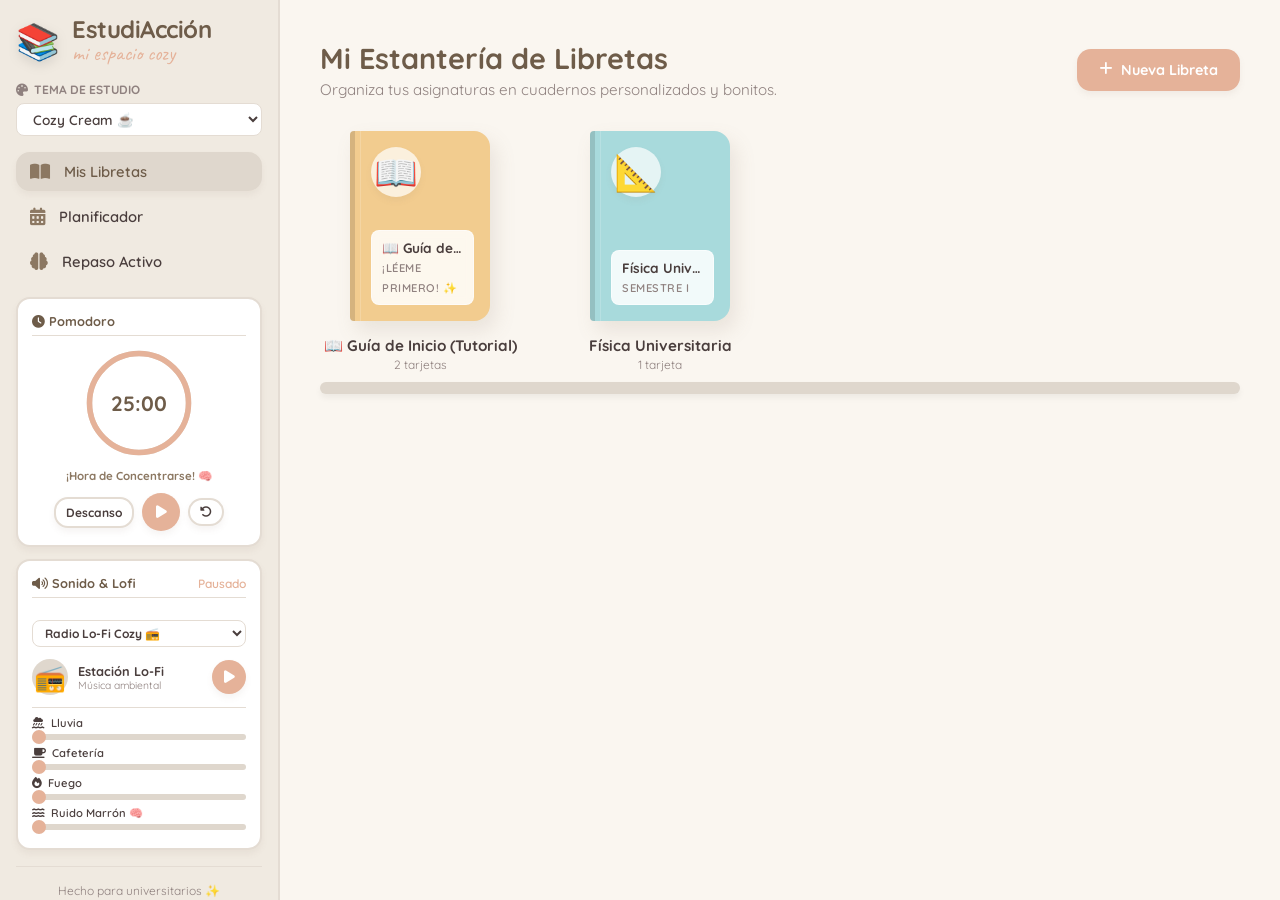
<file: pwa_completo/index.html>
<!DOCTYPE html>
<html lang="es">
<head>
  <meta charset="UTF-8">
  <meta name="viewport" content="width=device-width, initial-scale=1.0">
  <title>EstudiAcción | Tu Espacio Universitario Cozy</title>
  <!-- SEO & Icons -->
  <meta name="description" content="La fusión perfecta de Notion y Kilonotes optimizada para estudiantes. Organiza tus materias, toma apuntes a mano o con teclado, crea flashcards con active recall y relájate con lofi.">
  <link rel="icon" type="image/svg+xml" href="data:image/svg+xml,<svg xmlns=%22http://www.w3.org/2000/svg%22 viewBox=%220 0 100 100%22><text y=%22.9em%22 font-size=%2290%22>📚</text></svg>">
  <!-- Fonts -->
  <link rel="preconnect" href="https://fonts.googleapis.com">
  <link rel="preconnect" href="https://fonts.gstatic.com" crossorigin>
  <link href="https://fonts.googleapis.com/css2?family=Quicksand:wght@400;500;600;700&family=Caveat:wght@600;700&family=Outfit:wght@300;400;500;600;700&display=swap" rel="stylesheet">
  <!-- FontAwesome for Premium Icons -->
  <link rel="stylesheet" href="https://cdnjs.cloudflare.com/ajax/libs/font-awesome/6.4.0/css/all.min.css">
  <!-- Local Stylesheets -->
  <link rel="stylesheet" href="style.css">
  <link rel="manifest" href="manifest.json">
</head>
<body class="cozy-theme">

  <!-- MAIN WRAPPER -->
  <div class="app-container">
    
    <!-- SIDEBAR NAVIGATION -->
    <aside class="app-sidebar" id="app-sidebar">
      <div class="sidebar-header">
        <div class="sidebar-header-row" style="display: flex; justify-content: space-between; align-items: center; width: 100%;">
          <div class="app-logo">
            <span class="logo-emoji">📚</span>
            <div class="logo-text">
              <h1>EstudiAcción</h1>
              <span class="logo-subtitle">mi espacio cozy</span>
            </div>
          </div>
          <button class="sidebar-close-btn" id="btn-sidebar-close" aria-label="Cerrar menú" style="display: none; background: transparent; border: none; font-size: 1.5rem; cursor: pointer; color: var(--color-text-muted);">
            <i class="fa-solid fa-xmark"></i>
          </button>
        </div>
        <!-- Theme Switcher -->
        <div class="theme-switcher-wrapper" style="margin-top: 16px;">
          <label style="font-size: 0.75rem; font-weight: 700; color: var(--color-text-muted); display: flex; align-items: center; gap: 6px; margin-bottom: 6px;">
            <i class="fa-solid fa-palette"></i> TEMA DE ESTUDIO
          </label>
          <select id="app-theme-select" class="cozy-select" style="width: 100%;">
            <option value="cozy">Cozy Cream ☕</option>
            <option value="dark">Cyber Dark 🌌</option>
            <option value="brutalist">Neo-Brutalist 🎨</option>
          </select>
        </div>
      </div>

      <nav class="sidebar-menu">
        <button class="menu-item active" data-tab="bookshelf-tab" id="btn-tab-bookshelf">
          <i class="fa-solid fa-book-open menu-icon"></i>
          <span>Mis Libretas</span>
        </button>
        <button class="menu-item" data-tab="planner-tab" id="btn-tab-planner">
          <i class="fa-solid fa-calendar-days menu-icon"></i>
          <span>Planificador</span>
        </button>
        <button class="menu-item" data-tab="flashcards-tab" id="btn-tab-flashcards">
          <i class="fa-solid fa-brain menu-icon"></i>
          <span>Repaso Activo</span>
        </button>
      </nav>

      <!-- Sidebar Widgets Section -->
      <div class="sidebar-widgets">
        
        <!-- FULL POMODORO WIDGET (DOCK IN SIDEBAR) -->
        <div class="sidebar-full-widget pomodoro-widget" id="sidebar-pomo-widget">
          <div class="widget-header">
            <span><i class="fa-solid fa-clock"></i> Pomodoro</span>
          </div>
          <div class="pomo-body">
            <!-- Circular Progress Ring -->
            <div class="pomo-circle-container">
              <svg class="pomo-svg" viewBox="0 0 100 100">
                <circle class="pomo-circle-bg" cx="50" cy="50" r="45"></circle>
                <circle class="pomo-circle-progress" id="pomo-progress-ring" cx="50" cy="50" r="45"></circle>
              </svg>
              <div class="pomo-time-display" id="pomo-time-display">25:00</div>
            </div>

            <!-- Mode display label -->
            <span class="pomo-mode-label" id="pomo-mode-label">¡Hora de Concentrarse! 🧠</span>

            <!-- Controls -->
            <div class="pomo-controls">
              <button class="btn btn-secondary" id="btn-pomo-short-break" style="padding: 6px 10px; font-size: 0.75rem;">Descanso</button>
              <button class="btn btn-circle btn-primary" id="btn-pomo-toggle" style="width: 38px; height: 38px;">
                <i class="fa-solid fa-play"></i>
              </button>
              <button class="btn btn-secondary" id="btn-pomo-reset" style="padding: 6px 10px; font-size: 0.75rem;"><i class="fa-solid fa-rotate-left"></i></button>
            </div>
          </div>
        </div>

        <!-- FULL AUDIO MIXER PANEL (DOCK IN SIDEBAR) -->
        <div class="sidebar-full-widget" id="sidebar-audio-widget">
          <div class="widget-header">
            <span><i class="fa-solid fa-volume-high"></i> Sonido & Lofi</span>
            <span class="playing-status" id="lofi-status">Pausado</span>
          </div>
          <div class="widget-body" style="padding: 10px 0 0 0;">
            <!-- Station Selector dropdown -->
            <div style="margin-bottom: 12px;">
              <select id="audio-station-select" class="cozy-select" style="width: 100%; font-size: 0.75rem; padding: 4px 8px; font-weight: 700;">
                <option value="lofi">Radio Lo-Fi Cozy 📻</option>
                <option value="piano">Piano de Enfoque (Zen) 🎹</option>
                <option value="binaural">Ondas Binaurales (Alpha) 🧠</option>
              </select>
            </div>

            <!-- Lo-Fi player controls -->
            <div class="lofi-player-box" style="margin-bottom: 12px; gap: 10px;">
              <div class="lofi-disc-spinning" id="lofi-disc" style="width: 36px; height: 36px; font-size: 1.6rem;">📻</div>
              <div class="lofi-track-info" style="flex-grow: 1;">
                <h4 style="font-size: 0.8rem;">Estación Lo-Fi</h4>
                <p id="lofi-now-playing" style="font-size: 0.65rem;">Música ambiental</p>
              </div>
              <button class="btn btn-circle btn-primary" id="btn-global-lofi-toggle" style="width: 34px; height: 34px;">
                <i class="fa-solid fa-play"></i>
              </button>
            </div>

            <!-- Environment Synthesizer (Sliders) -->
            <div class="ambient-mixer" style="padding-top: 8px;">
              <div class="mixer-row" style="margin-bottom: 6px;">
                <label style="font-size: 0.7rem;"><i class="fa-solid fa-cloud-showers-water"></i> Lluvia</label>
                <input type="range" id="vol-rain" min="0" max="100" value="0" class="cozy-slider sound-mixer-slider">
              </div>
              
              <div class="mixer-row" style="margin-bottom: 6px;">
                <label style="font-size: 0.7rem;"><i class="fa-solid fa-mug-saucer"></i> Cafetería</label>
                <input type="range" id="vol-cafe" min="0" max="100" value="0" class="cozy-slider sound-mixer-slider">
              </div>

              <div class="mixer-row" style="margin-bottom: 6px;">
                <label style="font-size: 0.7rem;"><i class="fa-solid fa-fire"></i> Fuego</label>
                <input type="range" id="vol-fire" min="0" max="100" value="0" class="cozy-slider sound-mixer-slider">
              </div>

              <div class="mixer-row" style="margin-bottom: 4px;">
                <label style="font-size: 0.7rem;" title="Enmascaramiento sonoro: bloquea distracciones externas y silencia el diálogo interno"><i class="fa-solid fa-water"></i> Ruido Marrón 🧠</label>
                <input type="range" id="vol-brown" min="0" max="100" value="0" class="cozy-slider sound-mixer-slider">
              </div>
            </div>
          </div>
        </div>

      </div>

      <div class="sidebar-footer">
        <p>Hecho para universitarios ✨</p>
      </div>
    </aside>

    <!-- MAIN MAIN CONTENT CONTAINER -->
    <main class="app-main-content">
      
      <!-- Mobile Top Bar for toggling menu -->
      <div class="mobile-top-bar" style="display: none; align-items: center; gap: 16px; margin-bottom: 24px; padding-bottom: 16px; border-bottom: var(--cozy-border-width) solid var(--color-border);">
        <button class="mobile-toggle-btn" id="btn-sidebar-mobile-toggle" aria-label="Abrir menú" style="background: transparent; border: none; font-size: 1.5rem; cursor: pointer; color: var(--color-primary-dark);">
          <i class="fa-solid fa-bars"></i>
        </button>
        <span class="mobile-brand" style="font-size: 1.2rem; font-weight: 700; color: var(--color-primary-dark);">EstudiAcción 📚</span>
      </div>
      
      <!-- TAB: BOOKSHELF (📚 MIS LIBRETAS) -->
      <section id="bookshelf-tab" class="tab-panel active">
        <header class="tab-header">
          <div>
            <h2>Mi Estantería de Libretas</h2>
            <p class="section-desc">Organiza tus asignaturas en cuadernos personalizados y bonitos.</p>
          </div>
          <button class="btn btn-primary" id="btn-create-notebook">
            <i class="fa-solid fa-plus"></i> Nueva Libreta
          </button>
        </header>

        <!-- Bookshelf shelves container -->
        <div class="bookshelf-container" id="bookshelf-grid">
          <!-- Dinámicamente llenado por JS -->
        </div>
      </section>

      <!-- TAB: NOTEBOOK CANVAS VIEWER (🔍 VISUALIZADOR DE DIBUJO Y TEXTO) -->
      <section id="notebook-viewer-tab" class="tab-panel">
        <div class="notebook-viewer-header">
          <div class="viewer-left">
            <button class="btn btn-circle" id="btn-viewer-back" title="Volver a la Estantería">
              <i class="fa-solid fa-arrow-left"></i>
            </button>
            <div class="notebook-meta-edit">
              <input type="text" id="viewer-notebook-title" value="Título de Libreta" class="notebook-title-input">
              <span class="notebook-subject-tag" id="viewer-notebook-subject">Materia</span>
            </div>
          </div>

          <!-- Canvas & Editor Controls Toolbar -->
          <div class="canvas-toolbar">
            <!-- Tools -->
            <div class="toolbar-group">
              <button class="tool-btn" data-tool="pencil" id="tool-pencil" title="Lápiz">
                <i class="fa-solid fa-pen"></i>
              </button>
              <button class="tool-btn" data-tool="highlighter" id="tool-highlighter" title="Subrayador">
                <i class="fa-solid fa-highlighter"></i>
              </button>
              <button class="tool-btn" data-tool="eraser" id="tool-eraser" title="Borrador">
                <i class="fa-solid fa-eraser"></i>
              </button>
              <button class="tool-btn" data-tool="text" id="tool-text" title="Insertar Bloque de Texto (Haz clic en el papel)">
                <i class="fa-solid fa-font"></i>
              </button>
              <button class="tool-btn active" data-tool="hand" id="tool-hand" title="Mover Lienzo (Mano)">
                <i class="fa-solid fa-hand"></i>
              </button>
            </div>

            <!-- Customizer (Stroke size & Transparency) -->
            <div class="toolbar-group">
              <span class="tool-label">Trazo</span>
              <input type="range" id="canvas-stroke-width" min="2" max="24" value="4" class="cozy-slider">
              
              <!-- Color Palette picker (Pastel Colors) -->
              <div class="palette-colors">
                <button class="color-dot active" data-color="#4A4E69" style="background-color: #4A4E69;"></button>
                <button class="color-dot" data-color="#E07A5F" style="background-color: #E07A5F;"></button>
                <button class="color-dot" data-color="#81B29A" style="background-color: #81B29A;"></button>
                <button class="color-dot" data-color="#F2CC8F" style="background-color: #F2CC8F;"></button>
                <button class="color-dot" data-color="#9A8C98" style="background-color: #9A8C98;"></button>
                <button class="color-dot" data-color="#A8DADC" style="background-color: #A8DADC;"></button>
                <button class="color-dot" data-color="#E8AEB7" style="background-color: #E8AEB7;"></button>
              </div>
            </div>

            <!-- Paper styles -->
            <div class="toolbar-group">
              <span class="tool-label">Papel</span>
              <select id="canvas-paper-style" class="cozy-select">
                <option value="grid">Cuadrícula 📐</option>
                <option value="lines">Líneas 📝</option>
                <option value="blank">Liso 📄</option>
              </select>
            </div>

            <!-- Actions -->
            <div class="toolbar-group">
              <button class="btn btn-secondary btn-icon-only" id="btn-canvas-undo" title="Deshacer Trazo (Ctrl+Z)">
                <i class="fa-solid fa-rotate-left"></i>
              </button>
              <button class="btn btn-secondary btn-icon-only" id="btn-canvas-clear" title="Borrar Lienzo">
                <i class="fa-solid fa-trash-can"></i>
              </button>
              <button class="btn btn-secondary btn-icon-only" id="btn-canvas-upload-image" title="Añadir Imagen a Libreta">
                <i class="fa-regular fa-image"></i>
              </button>
              <button class="btn btn-secondary btn-icon-only" id="btn-canvas-take-photo" title="Tomar Foto con Cámara">
                <i class="fa-solid fa-camera"></i>
              </button>
              <input type="file" id="canvas-image-input" accept="image/*" style="display: none;">
              <button class="btn btn-secondary btn-icon-only" id="btn-canvas-download" title="Descargar como Imagen">
                <i class="fa-solid fa-download"></i>
              </button>
              <button class="btn btn-accent" id="btn-add-notebook-flashcard">
                <i class="fa-solid fa-lightbulb"></i> Añadir Tarjeta
              </button>
            </div>
          </div>
        </div>

        <!-- The Hybrid Editing Area -->
        <div class="hybrid-workspace-container">
          <div class="canvas-scroll-container">
            <div class="paper-canvas-wrapper" id="paper-workspace">
              <!-- Grid background is loaded dynamically based on select option -->
              <canvas id="paint-canvas" width="1200" height="1600"></canvas>
              <!-- Interactive Text blocks will be inserted here dynamically -->
            </div>
          </div>

          <!-- Active Notebook Sidebar (for quick Study Deck preview) -->
          <div class="notebook-study-sidebar">
            <div class="study-sidebar-header">
              <h3><i class="fa-solid fa-brain"></i> Tarjetas de esta Libreta</h3>
            </div>
            <div class="study-sidebar-list" id="notebook-flashcards-list">
              <!-- Dinámicamente cargados -->
            </div>
            <button class="btn btn-primary btn-block" id="btn-study-this-notebook">
              <i class="fa-solid fa-graduation-cap"></i> Repasar este cuaderno
            </button>
          </div>
        </div>
      </section>

      <!-- TAB: PLANNER (📅 PLANIFICADOR & CALENDARIO) -->
      <section id="planner-tab" class="tab-panel">
        <header class="tab-header">
          <div>
            <h2>Planificador Universitario</h2>
            <p class="section-desc">Gestiona tus exámenes, proyectos y tareas pendientes con colores personalizados.</p>
          </div>
          <button class="btn btn-primary" id="btn-add-event">
            <i class="fa-solid fa-calendar-plus"></i> Nueva Entrega
          </button>
        </header>

        <div class="planner-layout">
          <!-- Calendar Card -->
          <div class="planner-card calendar-card">
            <div class="calendar-controls">
              <button class="btn-calendar-nav" id="btn-prev-month"><i class="fa-solid fa-chevron-left"></i></button>
              <h3 id="calendar-month-year">Mayo 2026</h3>
              <button class="btn-calendar-nav" id="btn-next-month"><i class="fa-solid fa-chevron-right"></i></button>
            </div>
            <div class="calendar-grid">
              <div class="calendar-day-header">Dom</div>
              <div class="calendar-day-header">Lun</div>
              <div class="calendar-day-header">Mar</div>
              <div class="calendar-day-header">Mié</div>
              <div class="calendar-day-header">Jue</div>
              <div class="calendar-day-header">Vie</div>
              <div class="calendar-day-header">Sáb</div>
              <!-- Days will be inserted dynamically by JS -->
              <div class="calendar-days-container" id="calendar-days"></div>
            </div>
          </div>

          <!-- Pending Tasks List (Notion Style) -->
          <div class="planner-card tasks-card">
            <h3><i class="fa-solid fa-list-check"></i> Tareas y Entregas</h3>
            <div class="tasks-filter">
              <button class="filter-chip active" data-filter="all">Todas</button>
              <button class="filter-chip" data-filter="pending">Pendientes</button>
              <button class="filter-chip" data-filter="completed">Completadas</button>
            </div>
            <div class="tasks-list" id="planner-tasks-list">
              <!-- Dinámicamente cargados -->
            </div>
          </div>
        </div>
      </section>

      <!-- TAB: FLASHCARDS (🧠 REPASO ACTIVO) -->
      <section id="flashcards-tab" class="tab-panel">
        <header class="tab-header">
          <div>
            <h2>Repaso Activo e Inteligente</h2>
            <p class="section-desc">Estudia de forma eficiente con nuestro sistema de repetición espaciada.</p>
          </div>
        </header>

        <div class="flashcards-overview-layout" id="flashcards-welcome-view">
          <!-- Quick stats -->
          <div class="stats-grid">
            <div class="stat-card">
              <span class="stat-num" id="stat-total-cards">0</span>
              <span class="stat-label">Tarjetas Creadas</span>
            </div>
            <div class="stat-card">
              <span class="stat-num" id="stat-reviewed-cards">0</span>
              <span class="stat-label">Tarjetas Repasadas</span>
            </div>
            <div class="stat-card">
              <span class="stat-num" id="stat-easy-cards">0</span>
              <span class="stat-label">Aprendidas al 100%</span>
            </div>
          </div>

          <div class="deck-selector-section">
            <h3>Selecciona una libreta para repasar</h3>
            <div class="deck-grid" id="deck-select-grid">
              <!-- Dinámicamente cargadas -->
            </div>
          </div>
        </div>

        <!-- Study Session Dashboard (Hidden by default) -->
        <div class="study-session-container hidden" id="study-session-view">
          <div class="study-session-header">
            <button class="btn btn-secondary" id="btn-exit-study">
              <i class="fa-solid fa-xmark"></i> Salir del Repaso
            </button>
            <div class="study-progress-bar-wrapper">
              <div class="study-progress-bar" id="study-progress-indicator" style="width: 0%;"></div>
            </div>
            <span class="study-count-display" id="study-index-display">1 de 10</span>
          </div>

          <!-- THE 3D FLIPPING CARD COMPONENT -->
          <div class="study-card-wrapper">
            <div class="flashcard-3d" id="interactive-flashcard">
              <!-- Front of the Card -->
              <div class="card-face card-front">
                <span class="card-hint-badge"><i class="fa-regular fa-circle-question"></i> PREGUNTA</span>
                <div class="card-text-content" id="card-front-text">¿Cómo funciona la fotosíntesis?</div>
                <p class="card-action-hint">Haz clic en la tarjeta para voltearla ✨</p>
              </div>
              <!-- Back of the Card -->
              <div class="card-face card-back">
                <span class="card-hint-badge"><i class="fa-regular fa-circle-check"></i> RESPUESTA</span>
                <div class="card-text-content" id="card-back-text">Es el proceso por el cual las plantas convierten la luz solar en energía química, usando dióxido de carbono y agua.</div>
                <p class="card-action-hint">Haz clic para volver a ver la pregunta</p>
              </div>
            </div>
          </div>

          <!-- Study Ratings Controls -->
          <div class="study-rating-controls hidden" id="study-rating-buttons">
            <p class="rating-instructions">¿Qué tan bien recordaste esta tarjeta?</p>
            <div class="rating-btn-row">
              <button class="btn btn-danger btn-rating" data-difficulty="hard">
                <i class="fa-solid fa-face-frown"></i> Difícil <small>(Pronto)</small>
              </button>
              <button class="btn btn-warning btn-rating" data-difficulty="medium">
                <i class="fa-solid fa-face-meh"></i> Regular <small>(Medio)</small>
              </button>
              <button class="btn btn-success btn-rating" data-difficulty="easy">
                <i class="fa-solid fa-face-smile"></i> Fácil <small>(Guardado)</small>
              </button>
            </div>
          </div>

          <div class="click-to-reveal-prompt" id="click-to-reveal-prompt">
            <button class="btn btn-accent btn-large" id="btn-reveal-card">
              <i class="fa-solid fa-eye"></i> Revelar Respuesta
            </button>
          </div>
        </div>
      </section>

    </main>
  </div>



  <!-- MODALS -->

  <!-- Modal: Crear Libreta -->
  <div class="cozy-modal-overlay hidden" id="modal-create-notebook">
    <div class="cozy-modal">
      <div class="modal-header">
        <h3>Crear Nueva Libreta 📚</h3>
        <button class="modal-close-btn" id="btn-close-notebook-modal">&times;</button>
      </div>
      <div class="modal-body">
        <div class="input-group">
          <label for="notebook-name">Título de la Libreta</label>
          <input type="text" id="notebook-name" placeholder="Ej: Física II, Cálculo, Historia..." class="cozy-input">
        </div>

        <div class="input-group">
          <label for="notebook-subject">Materia / Categoría</label>
          <input type="text" id="notebook-subject" placeholder="Ej: Semestre II, Universidad..." class="cozy-input">
        </div>

        <div class="input-group">
          <label>Portada y Estilo Pastel</label>
          <div class="cover-palettes">
            <button class="cover-selector-btn active" data-color="#E8AEB7" style="background-color: #E8AEB7;" title="Pastel Rosa"></button>
            <button class="cover-selector-btn" data-color="#A8DADC" style="background-color: #A8DADC;" title="Pastel Celeste"></button>
            <button class="cover-selector-btn" data-color="#F4F1DE" style="background-color: #F4F1DE;" title="Crema Vintage"></button>
            <button class="cover-selector-btn" data-color="#F2CC8F" style="background-color: #F2CC8F;" title="Pastel Arena"></button>
            <button class="cover-selector-btn" data-color="#81B29A" style="background-color: #81B29A;" title="Pastel Menta"></button>
            <button class="cover-selector-btn" data-color="#D6CFC7" style="background-color: #D6CFC7;" title="Gris Lofi"></button>
          </div>
        </div>

        <div class="input-group">
          <label>Ícono de Portada</label>
          <div class="cover-icons-list">
            <button class="icon-selector-btn active" data-icon="📝">📝</button>
            <button class="icon-selector-btn" data-icon="📐" title="Ciencias Matemáticas / Geometría">📐</button>
            <button class="icon-selector-btn" data-icon="🧪" title="Ciencias / Química">🧪</button>
            <button class="icon-selector-btn" data-icon="💻" title="Ingeniería de Sistemas / Computación">💻</button>
            <button class="icon-selector-btn" data-icon="🎨" title="Artes / Diseño">🎨</button>
            <button class="icon-selector-btn" data-icon="📊" title="Ciencias Financieras / Estadística">📊</button>
            <button class="icon-selector-btn" data-icon="⚖️" title="Derecho / Ciencias Sociales">⚖️</button>
            <button class="icon-selector-btn" data-icon="🧬" title="Ciencias Médicas / Biología">🧬</button>
            <!-- Humanidades -->
            <button class="icon-selector-btn" data-icon="🏛️" title="Humanidades / Filosofía / Derecho">🏛️</button>
            <button class="icon-selector-btn" data-icon="🎭" title="Humanidades / Artes / Teatro">🎭</button>
            <button class="icon-selector-btn" data-icon="📜" title="Humanidades / Historia / Literatura">📜</button>
            <!-- Ciencias Sociales -->
            <button class="icon-selector-btn" data-icon="🌍" title="Ciencias Sociales / Geografía">🌍</button>
            <button class="icon-selector-btn" data-icon="👥" title="Ciencias Sociales / Psicología / Sociología">👥</button>
            <button class="icon-selector-btn" data-icon="🧭" title="Ciencias Sociales / Antropología / Brújula">🧭</button>
            <!-- Ciencias Médicas -->
            <button class="icon-selector-btn" data-icon="🩺" title="Ciencias Médicas / Medicina / Enfermería">🩺</button>
            <button class="icon-selector-btn" data-icon="💊" title="Ciencias Médicas / Farmacia / Farmacología">💊</button>
            <!-- Ciencias Financieras -->
            <button class="icon-selector-btn" data-icon="📈" title="Ciencias Financieras / Economía / Negocios">📈</button>
            <button class="icon-selector-btn" data-icon="💰" title="Ciencias Financieras / Finanzas / Bolsa de dinero">💰</button>
            <!-- Ciencias Matemáticas -->
            <button class="icon-selector-btn" data-icon="🧮" title="Ciencias Matemáticas / Álgebra / Contabilidad">🧮</button>
            <button class="icon-selector-btn" data-icon="♾️" title="Ciencias Matemáticas / Cálculo / Infinito">♾️</button>
            <!-- Arquitectura -->
            <button class="icon-selector-btn" data-icon="🏗️" title="Arquitectura / Construcción / Civil">🏗️</button>
            <button class="icon-selector-btn" data-icon="🏢" title="Arquitectura / Edificación / Urbanismo">🏢</button>
            <!-- Ingenierías -->
            <button class="icon-selector-btn" data-icon="⚙️" title="Ingeniería Mecánica / Industrial">⚙️</button>
            <button class="icon-selector-btn" data-icon="🤖" title="Ingeniería Mecatrónica / Sistemas / Inteligencia Artificial">🤖</button>
            <button class="icon-selector-btn" data-icon="🔌" title="Ingeniería Eléctrica / Electrónica">🔌</button>
            <button class="icon-selector-btn" data-icon="📚" title="General">📚</button>
          </div>
        </div>
      </div>
      <div class="modal-footer">
        <button class="btn btn-secondary" id="btn-cancel-notebook-modal">Cancelar</button>
        <button class="btn btn-primary" id="btn-confirm-create-notebook">Crear Libreta</button>
      </div>
    </div>
  </div>

  <!-- Modal: Crear Flashcard (Tarjeta) -->
  <div class="cozy-modal-overlay hidden" id="modal-create-flashcard">
    <div class="cozy-modal">
      <div class="modal-header">
        <h3>Añadir Tarjeta de Repaso 🧠</h3>
        <button class="modal-close-btn" id="btn-close-flashcard-modal">&times;</button>
      </div>
      <div class="modal-body">
        <p class="modal-hint">Las tarjetas de estudio son específicas para cada libreta y te ayudan a retener conceptos.</p>
        <div class="input-group">
          <label for="flashcard-front">Pregunta / Concepto (Frente)</label>
          <textarea id="flashcard-front" placeholder="¿Qué es...? o ¿Cuál es la fórmula de...?" class="cozy-textarea" rows="3"></textarea>
        </div>
        <div class="input-group">
          <label for="flashcard-back">Respuesta / Explicación (Atrás)</label>
          <textarea id="flashcard-back" placeholder="Es..." class="cozy-textarea" rows="3"></textarea>
        </div>
      </div>
      <div class="modal-footer">
        <button class="btn btn-secondary" id="btn-cancel-flashcard-modal">Cancelar</button>
        <button class="btn btn-primary" id="btn-confirm-create-flashcard">Guardar Tarjeta</button>
      </div>
    </div>
  </div>

  <!-- Modal: Crear Evento / Entrega -->
  <div class="cozy-modal-overlay hidden" id="modal-create-event">
    <div class="cozy-modal">
      <div class="modal-header">
        <h3>Añadir Nueva Entrega / Examen 📅</h3>
        <button class="modal-close-btn" id="btn-close-event-modal">&times;</button>
      </div>
      <div class="modal-body">
        <div class="input-group">
          <label for="event-title">Nombre del Deber / Examen</label>
          <input type="text" id="event-title" placeholder="Ej: Proyecto Final de Programación" class="cozy-input">
        </div>
        <div class="input-group">
          <label for="event-date">Fecha de Entrega</label>
          <input type="date" id="event-date" class="cozy-input">
        </div>
        <div class="input-group">
          <label for="event-notebook-assoc">Vincular a Libreta (Materia)</label>
          <select id="event-notebook-assoc" class="cozy-select">
            <!-- Cargado por JS con cuadernos existentes -->
          </select>
        </div>
        <div class="input-group">
          <label for="event-type">Tipo de Evento</label>
          <select id="event-type" class="cozy-select">
            <option value="assignment">📝 Tarea / Trabajo</option>
            <option value="exam">🔥 Examen / Test</option>
            <option value="reading">📖 Lectura / Estudio</option>
            <option value="other">✨ Otro</option>
          </select>
        </div>
      </div>
      <div class="modal-footer">
        <button class="btn btn-secondary" id="btn-cancel-event-modal">Cancelar</button>
        <button class="btn btn-primary" id="btn-confirm-create-event">Crear Evento</button>
      </div>
    </div>
  </div>

  <!-- Modal: Tomar Foto -->
  <div class="cozy-modal-overlay hidden" id="modal-camera" style="z-index: 2000;">
    <div class="cozy-modal" style="max-width: 500px;">
      <div class="modal-header">
        <h3>Tomar Foto con Cámara 📷</h3>
        <button class="modal-close-btn" id="btn-close-camera-modal">&times;</button>
      </div>
      <div class="modal-body" style="padding: 10px; display: flex; flex-direction: column; align-items: center; gap: 12px;">
        <div class="camera-stream-container" style="width: 100%; border-radius: var(--cozy-border-radius-md); overflow: hidden; background: black; border: var(--cozy-border-width) solid var(--color-border); position: relative; aspect-ratio: 4/3;">
          <video id="camera-preview" autoplay playsinline style="width: 100%; height: 100%; object-fit: cover;"></video>
        </div>
        <p class="modal-hint" style="text-align: center; font-size: 0.8rem;">Apunta con tu cámara y presiona el obturador para insertar la foto en tu libreta.</p>
      </div>
      <div class="modal-footer" style="display: flex; justify-content: space-between; width: 100%;">
        <button class="btn btn-secondary" id="btn-cancel-camera-modal">Cancelar</button>
        <button class="btn btn-primary btn-circle" id="btn-capture-photo" style="width: 50px; height: 50px;" title="Capturar Foto">
          <i class="fa-solid fa-camera" style="font-size: 1.3rem;"></i>
        </button>
      </div>
    </div>
  </div>

  <!-- Mobile Sidebar Overlay Mask -->
  <div class="sidebar-overlay hidden" id="sidebar-overlay" style="position: fixed; top: 0; left: 0; right: 0; bottom: 0; background: rgba(0, 0, 0, 0.4); backdrop-filter: blur(2px); z-index: 999;"></div>

  <!-- Main scripts -->
  <script src="state.js"></script>
  <script src="widgets.js"></script>
  <script src="canvas.js"></script>
  <script src="flashcards.js"></script>
  <script src="planner.js"></script>
  <script src="app.js"></script>

  <!-- PWA Service Worker Registration -->
  <script>
    if ('serviceWorker' in navigator) {
      window.addEventListener('load', () => {
        navigator.serviceWorker.register('./service-worker.js')
          .then(reg => console.log('Service Worker registered successfully!', reg))
          .catch(err => console.log('Service Worker registration failed.', err));
      });
    }
  </script>
</body>
</html>
</file>
<file: pwa_completo/style.css>
/* ==========================================================================
   ESTUDIACCIÓN (KILONOTION) - ESTILOS PREMIUM COZY LO-FI
   ========================================================================== */

/* 1. CONFIGURACIÓN Y TOKENS DE DISEÑO */
:root {
  /* Default Cozy Theme Variables */
  --bg-cozy-cream: #FAF6F0;
  --bg-sidebar: #F0EAE1;
  --bg-input: #FFFFFF;
  --bg-card: #FFFFFF;
  --bg-widget: rgba(240, 234, 225, 0.85);
  --color-primary: #8C7862;
  --color-primary-dark: #6E5C49;
  --color-primary-light: #DFD7CD;
  --color-accent: #E5B299;
  --color-accent-hover: #D49B80;
  --color-text-dark: #4A3E3D;
  --color-text-muted: #8F817F;
  --color-border: #E4DCD3;
  --color-border-focus: #CBBFB3;

  /* Colores Pastel para Materias / Cuadernos */
  --pastel-rose: #E8AEB7;
  --pastel-blue: #A8DADC;
  --pastel-cream: #F4F1DE;
  --pastel-orange: #F2CC8F;
  --pastel-green: #81B29A;
  --pastel-grey: #D6CFC7;

  /* Estados */
  --color-success: #A3B19B;
  --color-warning: #EED1A2;
  --color-danger: #E29587;

  /* Fuentes */
  --font-main: 'Quicksand', 'Outfit', sans-serif;
  --font-handdrawn: 'Caveat', cursive;

  /* Sombras y Bordes */
  --cozy-shadow-sm: 0 4px 6px rgba(140, 120, 98, 0.08);
  --cozy-shadow-md: 0 8px 16px rgba(140, 120, 98, 0.12);
  --cozy-shadow-lg: 0 16px 32px rgba(140, 120, 98, 0.18);
  --cozy-border-radius-sm: 8px;
  --cozy-border-radius-md: 14px;
  --cozy-border-radius-lg: 24px;
  --cozy-border-width: 2px;
  
  --transition-smooth: all 0.3s cubic-bezier(0.4, 0, 0.2, 1);
}

/* cyber-dark-theme overrides */
body.dark-theme {
  --bg-cozy-cream: #121214;
  --bg-sidebar: #1E1E22;
  --bg-input: #272730;
  --bg-card: #1E1E22;
  --bg-widget: rgba(30, 30, 38, 0.85);
  --color-primary: #A79277;
  --color-primary-dark: #F5EBE0;
  --color-primary-light: #2D2D35;
  --color-accent: #C084FC;
  --color-accent-hover: #A855F7;
  --color-text-dark: #E4E4E7;
  --color-text-muted: #9CA3AF;
  --color-border: #2D2D35;
  --color-border-focus: #4B5563;
  --cozy-shadow-sm: 0 4px 6px rgba(0,0,0,0.3);
  --cozy-shadow-md: 0 8px 16px rgba(0,0,0,0.4);
  --cozy-shadow-lg: 0 16px 32px rgba(0,0,0,0.5);
}

/* brutalist-theme overrides */
body.brutalist-theme {
  --bg-cozy-cream: #FFFAF0;
  --bg-sidebar: #FBE2C3;
  --bg-input: #FFFFFF;
  --bg-card: #FFFFFF;
  --bg-widget: rgba(251, 226, 195, 0.85);
  --color-primary: #000000;
  --color-primary-dark: #000000;
  --color-primary-light: #FFDE4D;
  --color-accent: #FF5F9E;
  --color-accent-hover: #F02F75;
  --color-text-dark: #000000;
  --color-text-muted: #1A1A1A;
  --color-border: #000000;
  --color-border-focus: #000000;
}

/* 2. ESTILOS BASE Y GENERALES */
* {
  box-sizing: border-box;
  margin: 0;
  padding: 0;
}

body {
  font-family: var(--font-main);
  background-color: var(--bg-cozy-cream);
  color: var(--color-text-dark);
  overflow: hidden;
  height: 100vh;
  width: 100vw;
  -webkit-font-smoothing: antialiased;
}

/* Scrollbars Estéticas */
::-webkit-scrollbar {
  width: 8px;
  height: 8px;
}
::-webkit-scrollbar-track {
  background: var(--bg-cozy-cream);
}
::-webkit-scrollbar-thumb {
  background: var(--color-primary-light);
  border-radius: 10px;
}
::-webkit-scrollbar-thumb:hover {
  background: var(--color-primary);
}

/* Contenedor Principal */
.app-container {
  display: flex;
  height: 100vh;
  width: 100vw;
}

/* 3. BARRA LATERAL (SIDEBAR) COZY */
.app-sidebar {
  width: 280px;
  background-color: var(--bg-sidebar);
  border-right: var(--cozy-border-width) solid var(--color-border);
  display: flex;
  flex-direction: column;
  padding: 16px; /* Reduced from 24px for laptop space */
  z-index: 10;
  flex-shrink: 0;
  overflow-y: auto; /* Enable safe scroll fallback on short laptops */
}

/* Slim aesthetic scrollbar for the sidebar */
.app-sidebar::-webkit-scrollbar {
  width: 4px;
}
.app-sidebar::-webkit-scrollbar-thumb {
  background: var(--color-primary-light);
  border-radius: 2px;
}

.sidebar-header {
  margin-bottom: 16px; /* Reduced from 32px */
}

.app-logo {
  display: flex;
  align-items: center;
  gap: 12px;
}

.logo-emoji {
  font-size: 2.2rem;
  filter: drop-shadow(0 4px 6px rgba(0,0,0,0.1));
}

.logo-text h1 {
  font-size: 1.5rem;
  font-weight: 700;
  color: var(--color-primary-dark);
  letter-spacing: -0.5px;
  line-height: 1.1;
}

.logo-subtitle {
  font-family: var(--font-handdrawn);
  font-size: 1.3rem;
  color: var(--color-accent);
  display: block;
  margin-top: -2px;
}

/* Menú de Navegación */
.sidebar-menu {
  display: flex;
  flex-direction: column;
  gap: 6px; /* Reduced from 8px */
  margin-bottom: 16px; /* Reduced from 24px */
}

.menu-item {
  display: flex;
  align-items: center;
  gap: 14px;
  padding: 10px 14px; /* Reduced from 14px 18px */
  background: transparent;
  border: none;
  border-radius: var(--cozy-border-radius-md);
  font-family: var(--font-main);
  font-size: 0.92rem; /* Slighly more compact */
  font-weight: 600;
  color: var(--color-text-dark);
  cursor: pointer;
  text-align: left;
  transition: var(--transition-smooth);
}

.menu-item:hover {
  background-color: rgba(223, 215, 205, 0.5);
  color: var(--color-primary-dark);
  transform: translateX(4px);
}

.menu-item.active {
  background-color: var(--color-primary-light);
  color: var(--color-primary-dark);
  box-shadow: var(--cozy-shadow-sm);
}

.menu-icon {
  font-size: 1.1rem;
  color: var(--color-primary);
}

/* Widgets en el Sidebar */
.sidebar-widgets {
  margin-top: auto;
  display: flex;
  flex-direction: column;
  gap: 12px; /* Reduced from 16px */
  margin-bottom: 16px; /* Reduced from 24px */
}

.sidebar-mini-widget {
  background: var(--bg-cozy-cream);
  border: var(--cozy-border-width) solid var(--color-border);
  border-radius: var(--cozy-border-radius-md);
  padding: 12px 14px;
  box-shadow: var(--cozy-shadow-sm);
}

.mini-widget-header {
  display: flex;
  justify-content: space-between;
  align-items: center;
  font-size: 0.85rem;
  font-weight: 700;
  color: var(--color-text-muted);
  margin-bottom: 8px;
}

.mini-timer-display {
  font-size: 1rem;
  font-weight: 700;
  color: var(--color-primary-dark);
}

.mini-widget-controls {
  display: flex;
  gap: 8px;
}

.mini-btn {
  background: var(--bg-sidebar);
  border: 1px solid var(--color-border);
  border-radius: var(--cozy-border-radius-sm);
  padding: 4px 10px;
  cursor: pointer;
  font-size: 0.8rem;
  color: var(--color-primary);
  transition: var(--transition-smooth);
}

.mini-btn:hover {
  background: var(--color-primary-light);
  color: var(--color-primary-dark);
}

.playing-status {
  font-size: 0.75rem;
  font-weight: 600;
  color: var(--color-accent);
}

.sound-quick-mix {
  display: flex;
  justify-content: space-around;
  margin-top: 4px;
}

.sound-toggle-btn {
  background: transparent;
  border: none;
  font-size: 1.1rem;
  color: var(--color-text-muted);
  cursor: pointer;
  padding: 6px;
  border-radius: var(--cozy-border-radius-sm);
  transition: var(--transition-smooth);
}

.sound-toggle-btn:hover, .sound-toggle-btn.active {
  color: var(--color-accent);
  background: var(--bg-sidebar);
  transform: scale(1.1);
}

.sidebar-footer {
  text-align: center;
  font-size: 0.75rem;
  color: var(--color-text-muted);
  border-top: 1px solid var(--color-border);
  padding-top: 16px;
}

/* 4. CONTENIDO PRINCIPAL Y PANELES */
.app-main-content {
  flex-grow: 1;
  height: 100vh;
  position: relative;
  overflow-y: auto;
  padding: 40px;
}

.tab-panel {
  display: none;
  animation: fadeIn 0.4s ease;
  height: 100%;
}

.tab-panel.active {
  display: flex;
  flex-direction: column;
}

.tab-header {
  display: flex;
  justify-content: space-between;
  align-items: center;
  margin-bottom: 32px;
}

.tab-header h2 {
  font-size: 1.8rem;
  font-weight: 700;
  color: var(--color-primary-dark);
}

.section-desc {
  font-size: 0.95rem;
  color: var(--color-text-muted);
  margin-top: 4px;
}

/* Animaciones */
@keyframes fadeIn {
  from { opacity: 0; transform: translateY(6px); }
  to { opacity: 1; transform: translateY(0); }
}

/* Botones Cozy */
.btn {
  font-family: var(--font-main);
  font-size: 0.9rem;
  font-weight: 700;
  padding: 10px 20px;
  border-radius: var(--cozy-border-radius-md);
  border: var(--cozy-border-width) solid transparent;
  cursor: pointer;
  display: inline-flex;
  align-items: center;
  justify-content: center;
  gap: 8px;
  transition: var(--transition-smooth);
  box-shadow: var(--cozy-shadow-sm);
}

.btn-primary {
  background-color: var(--color-accent);
  color: white;
}
.btn-primary:hover {
  background-color: var(--color-accent-hover);
  transform: translateY(-2px);
  box-shadow: var(--cozy-shadow-md);
}

.btn-secondary {
  background-color: var(--bg-input);
  border-color: var(--color-border);
  color: var(--color-text-dark);
}
.btn-secondary:hover {
  background-color: rgba(223, 215, 205, 0.3);
  border-color: var(--color-border-focus);
}

.btn-accent {
  background-color: var(--color-primary-light);
  color: var(--color-primary-dark);
}
.btn-accent:hover {
  background-color: var(--color-primary);
  color: white;
}

.btn-danger {
  background-color: var(--color-danger);
  color: white;
}
.btn-danger:hover {
  background-color: #d67a6c;
}

.btn-warning {
  background-color: var(--color-warning);
  color: var(--color-text-dark);
}
.btn-warning:hover {
  background-color: #eed6b1;
}

.btn-success {
  background-color: var(--color-success);
  color: white;
}
.btn-success:hover {
  background-color: #92a28a;
}

.btn-circle {
  width: 44px;
  height: 44px;
  padding: 0;
  border-radius: 50%;
}

.btn-icon-only {
  width: 42px;
  height: 42px;
  padding: 0;
}

.btn-block {
  width: 100%;
}

.btn-large {
  padding: 14px 28px;
  font-size: 1rem;
}

/* 5. ESTANTERÍA DE CUADERNOS (BOOKSHELF) */
.bookshelf-container {
  display: grid;
  grid-template-columns: repeat(auto-fill, minmax(180px, 1fr));
  gap: 40px;
  padding-bottom: 60px;
}

.notebook-card {
  display: flex;
  flex-direction: column;
  align-items: center;
  cursor: pointer;
  perspective: 1000px; /* Para efecto 3D hover */
}

/* El Cuaderno Visual */
.notebook-book {
  width: 140px;
  height: 190px;
  border-radius: 4px 16px 16px 4px;
  position: relative;
  box-shadow: 6px 10px 20px rgba(140, 120, 98, 0.15);
  transition: transform 0.4s cubic-bezier(0.2, 0.8, 0.2, 1), box-shadow 0.4s;
  display: flex;
  flex-direction: column;
  justify-content: space-between;
  padding: 16px;
  overflow: hidden;
  border-left: 5px solid rgba(0, 0, 0, 0.12); /* Lomo del libro */
}

.notebook-book::before {
  content: '';
  position: absolute;
  top: 0;
  left: 5px;
  width: 1px;
  height: 100%;
  background: rgba(255, 255, 255, 0.18); /* Brillo del lomo */
}

.notebook-book-icon {
  font-size: 2.2rem;
  background: rgba(255,255,255,0.7);
  width: 50px;
  height: 50px;
  display: flex;
  align-items: center;
  justify-content: center;
  border-radius: 50%;
  align-self: flex-start;
  box-shadow: var(--cozy-shadow-sm);
}

.notebook-book-details {
  background: rgba(255, 255, 255, 0.85);
  backdrop-filter: blur(4px);
  padding: 8px 10px;
  border-radius: var(--cozy-border-radius-sm);
  width: 100%;
  border: 1px solid rgba(255, 255, 255, 0.5);
}

.notebook-book-title {
  font-size: 0.85rem;
  font-weight: 700;
  color: var(--color-text-dark);
  white-space: nowrap;
  overflow: hidden;
  text-overflow: ellipsis;
}

.notebook-book-subject {
  font-size: 0.7rem;
  font-weight: 600;
  color: var(--color-text-muted);
  text-transform: uppercase;
  letter-spacing: 0.5px;
}

/* Hover Animado */
.notebook-card:hover .notebook-book {
  transform: rotateY(-18deg) translateZ(10px);
  box-shadow: 12px 18px 28px rgba(140, 120, 98, 0.25);
}

.notebook-card-info {
  margin-top: 14px;
  text-align: center;
}

.notebook-card-name {
  font-size: 0.95rem;
  font-weight: 700;
  color: var(--color-text-dark);
}

.notebook-card-meta {
  font-size: 0.75rem;
  color: var(--color-text-muted);
  margin-top: 2px;
}

/* Estantes visuales decorativos */
.bookshelf-shelf-decorator {
  grid-column: 1 / -1;
  height: 12px;
  background: var(--color-primary-light);
  border-radius: 6px;
  margin-top: -30px;
  margin-bottom: 20px;
  box-shadow: 0 4px 6px rgba(0,0,0,0.05);
}

/* 6. VISUALIZADOR DE LIBRETA (HYBRID WORKSPACE & CANVAS) */
#notebook-viewer-tab {
  height: 100%;
  display: none;
  flex-direction: column;
}

#notebook-viewer-tab.active {
  display: flex;
}

.notebook-viewer-header {
  display: flex;
  flex-direction: column;
  gap: 16px;
  margin-bottom: 20px;
  padding-bottom: 16px;
  border-bottom: var(--cozy-border-width) solid var(--color-border);
}

.viewer-left {
  display: flex;
  align-items: center;
  gap: 16px;
}

.notebook-meta-edit {
  display: flex;
  flex-direction: column;
}

.notebook-title-input {
  font-family: var(--font-main);
  font-size: 1.4rem;
  font-weight: 700;
  color: var(--color-primary-dark);
  background: transparent;
  border: none;
  border-bottom: 2px solid transparent;
  outline: none;
  padding: 2px 0;
  transition: var(--transition-smooth);
}

.notebook-title-input:focus {
  border-bottom-color: var(--color-accent);
}

.notebook-subject-tag {
  align-self: flex-start;
  font-size: 0.75rem;
  font-weight: 700;
  padding: 2px 8px;
  background-color: var(--color-primary-light);
  color: var(--color-primary-dark);
  border-radius: 20px;
  margin-top: 4px;
}

/* Barra de herramientas del lienzo */
.canvas-toolbar {
  display: flex;
  flex-wrap: wrap;
  align-items: center;
  justify-content: space-between;
  gap: 16px;
  background-color: var(--bg-sidebar);
  border: var(--cozy-border-width) solid var(--color-border);
  border-radius: var(--cozy-border-radius-md);
  padding: 10px 20px;
  box-shadow: var(--cozy-shadow-sm);
}

.toolbar-group {
  display: flex;
  align-items: center;
  gap: 8px;
}

.toolbar-group:not(:last-child) {
  border-right: 1px solid var(--color-border);
  padding-right: 16px;
}

.tool-btn {
  width: 38px;
  height: 38px;
  border-radius: var(--cozy-border-radius-sm);
  border: none;
  background: transparent;
  cursor: pointer;
  color: var(--color-text-dark);
  font-size: 1.05rem;
  transition: var(--transition-smooth);
  display: flex;
  align-items: center;
  justify-content: center;
}

.tool-btn:hover {
  background-color: rgba(223, 215, 205, 0.4);
}

.tool-btn.active {
  background-color: var(--color-primary);
  color: white;
}

.tool-label {
  font-size: 0.8rem;
  font-weight: 700;
  color: var(--color-text-muted);
}

/* Selector de colores pasteles */
.palette-colors {
  display: flex;
  gap: 5px;
}

.color-dot {
  width: 22px;
  height: 22px;
  border-radius: 50%;
  border: 2px solid transparent;
  cursor: pointer;
  transition: var(--transition-smooth);
}

.color-dot:hover {
  transform: scale(1.2);
}

.color-dot.active {
  border-color: var(--color-primary-dark);
  transform: scale(1.1);
}

/* Estilo del papel */
.cozy-select {
  font-family: var(--font-main);
  font-size: 0.85rem;
  font-weight: 600;
  padding: 6px 12px;
  border-radius: var(--cozy-border-radius-sm);
  border: 1px solid var(--color-border);
  background-color: var(--bg-input);
  color: var(--color-text-dark);
  outline: none;
  cursor: pointer;
}

/* Contenedor del área de trabajo híbrida */
.hybrid-workspace-container {
  display: flex;
  flex-grow: 1;
  gap: 20px;
  height: calc(100vh - 220px);
  overflow: hidden;
}

/* Contenedor del lienzo con scroll - Hoja Estática Vertical */
.canvas-scroll-container {
  flex-grow: 1;
  overflow-x: hidden !important; /* Block horizontal scrolling completely */
  overflow-y: auto !important; /* Only vertical scrolling allowed */
  border: var(--cozy-border-width) solid var(--color-border);
  border-radius: var(--cozy-border-radius-lg);
  background-color: #E2DDD5; /* Fondo de escritorio */
  padding: 16px;
  box-shadow: inset 0 4px 10px rgba(0,0,0,0.05);
  display: block; /* Avoid flex scrollable loss bug */
}

/* Contenedor de escala para centrar y dimensionar el lienzo transformado */
.paper-scaler-wrapper {
  width: 100%;
  height: 1600px; /* Dinámicamente recalculado por JS en pantallas pequeñas */
  display: flex;
  justify-content: center;
  align-items: flex-start;
  overflow: visible;
}

/* El Lienzo/Papel de libreta - mantiene resolución base de 1200x1600 */
.paper-canvas-wrapper {
  position: relative;
  box-shadow: 0 10px 30px rgba(100, 90, 80, 0.15);
  background-color: #FCFAF7; /* Tono de papel acogedor */
  border-radius: 4px;
  margin: 0 auto; /* Centered block horizontally */
  width: 1200px !important;
  height: 1600px !important;
}

/* Estilos de fondo del Papel (Cuadricula, Lineas) */
.paper-canvas-wrapper.paper-grid {
  background-image: radial-gradient(rgba(140, 130, 120, 0.15) 1px, transparent 1px);
  background-size: 26px 26px;
}

.paper-canvas-wrapper.paper-lines {
  background-image: linear-gradient(rgba(140, 130, 120, 0.15) 1px, transparent 1px);
  background-size: 100% 28px;
}

#paint-canvas {
  position: absolute;
  top: 0;
  left: 0;
  display: block;
  cursor: crosshair;
  width: 1200px !important;
  height: 1600px !important;
  z-index: 8; /* Pencil tool is default, sitting above images (6) and below text (10) */
}

.canvas-scroll-container.tool-hand, .canvas-scroll-container.tool-hand #paint-canvas {
  cursor: grab !important;
}

.canvas-scroll-container.tool-hand:active, .canvas-scroll-container.tool-hand:active #paint-canvas {
  cursor: grabbing !important;
}

/* Notion block - Cuadros de texto editables dinámicos */
.notion-text-block-container {
  position: absolute;
  display: flex;
  align-items: flex-start;
  min-width: 160px;
  max-width: 320px;
  border: 1px dashed transparent;
  background: rgba(255, 255, 255, 0.4);
  border-radius: var(--cozy-border-radius-sm);
  transition: border-color 0.2s, background-color 0.2s;
  z-index: 10;
  padding: 4px;
}

.notion-text-block-container:hover {
  border-color: var(--color-border);
  background: var(--bg-card);
}

.notion-text-block-container:focus-within {
  border-color: var(--color-accent);
  background: var(--bg-card);
  box-shadow: var(--cozy-shadow-sm);
}

.notion-text-block-drag-handle {
  cursor: grab;
  padding: 6px 8px;
  color: var(--color-text-muted);
  opacity: 0.2;
  transition: opacity 0.2s, color 0.2s;
  font-size: 0.8rem;
  user-select: none;
  display: flex;
  align-items: center;
  justify-content: center;
  align-self: stretch;
}

.notion-text-block-container:hover .notion-text-block-drag-handle {
  opacity: 0.7;
}

.notion-text-block-drag-handle:hover {
  opacity: 1 !important;
  color: var(--color-accent);
}

.notion-text-block-content {
  flex-grow: 1;
  font-family: var(--font-main);
  font-size: 0.95rem;
  line-height: 1.5;
  color: #4A3E3D;
  outline: none;
  cursor: text;
  padding: 4px 6px;
  word-break: break-word;
  min-height: 24px;
}

/* Draggable & Resizable Image Blocks */
.notion-image-block-container {
  position: absolute;
  border: 2px dashed rgba(140, 120, 98, 0.25);
  background: rgba(255, 255, 255, 0.4);
  border-radius: var(--cozy-border-radius-md);
  padding: 8px;
  box-sizing: border-box;
  display: flex;
  flex-direction: column;
  z-index: 6; /* Lowered from 9 to allow canvas (8) to sit on top when drawing, and hand/text (4) to sit behind */
  transition: border-color 0.2s, background-color 0.2s, box-shadow 0.2s;
}

.notion-image-block-container:hover {
  border-color: var(--color-accent);
  background: var(--bg-card);
  box-shadow: var(--cozy-shadow-md);
}

.notion-image-block-img {
  width: 100%;
  height: 100%;
  object-fit: contain;
  border-radius: var(--cozy-border-radius-sm);
  pointer-events: none; /* Make dragging easier */
  user-select: none;
  flex-grow: 1;
}

.notion-image-block-drag-handle {
  position: absolute;
  left: -12px;
  top: 50%;
  transform: translateY(-50%);
  background: var(--bg-card);
  border: 1px solid var(--color-border);
  border-radius: 50%;
  width: 26px;
  height: 26px;
  display: flex;
  align-items: center;
  justify-content: center;
  cursor: grab;
  color: var(--color-text-muted);
  box-shadow: var(--cozy-shadow-sm);
  opacity: 0;
  transition: opacity 0.2s, color 0.2s;
  z-index: 12;
}

.notion-image-block-container:hover .notion-image-block-drag-handle {
  opacity: 1;
}

.notion-image-block-drag-handle:hover {
  color: var(--color-accent);
}

.notion-image-block-delete-btn {
  position: absolute;
  right: -8px;
  top: -8px;
  background: var(--color-danger);
  color: white;
  border-radius: 50%;
  width: 24px;
  height: 24px;
  display: flex;
  align-items: center;
  justify-content: center;
  cursor: pointer;
  font-size: 0.75rem;
  box-shadow: var(--cozy-shadow-sm);
  opacity: 0;
  transition: opacity 0.2s, transform 0.2s;
  z-index: 12;
}

.notion-image-block-container:hover .notion-image-block-delete-btn {
  opacity: 1;
}

.notion-image-block-delete-btn:hover {
  transform: scale(1.1);
  background: #d67a6c;
}

.notion-image-block-resize-handle {
  position: absolute;
  right: 0;
  bottom: 0;
  width: 14px;
  height: 14px;
  cursor: se-resize;
  background: linear-gradient(135deg, transparent 40%, var(--color-text-muted) 40%, var(--color-text-muted) 60%, transparent 60%, transparent 80%, var(--color-text-muted) 80%);
  opacity: 0.4;
  transition: opacity 0.2s;
  border-radius: 0 0 var(--cozy-border-radius-sm) 0;
  z-index: 12;
}

.notion-image-block-container:hover .notion-image-block-resize-handle {
  opacity: 1;
}

/* Glowing outline for selected active block */
.notion-text-block-container.selected-block {
  border-color: var(--color-accent) !important;
  box-shadow: 0 0 0 3px rgba(229, 178, 153, 0.4) !important;
  background: var(--bg-card) !important;
}

.notion-image-block-container.selected-block {
  border-color: var(--color-accent) !important;
  box-shadow: 0 0 0 3px rgba(229, 178, 153, 0.4) !important;
  background: var(--bg-card) !important;
}

/* Subtle delete button for text block containers */
.notion-text-block-delete-btn {
  position: absolute;
  right: -8px;
  top: -8px;
  background: var(--color-danger);
  color: white;
  border-radius: 50%;
  width: 20px;
  height: 20px;
  display: flex;
  align-items: center;
  justify-content: center;
  cursor: pointer;
  font-size: 0.65rem;
  box-shadow: var(--cozy-shadow-sm);
  opacity: 0;
  transition: opacity 0.2s, transform 0.2s;
  z-index: 12;
  user-select: none;
}

.notion-text-block-container:hover .notion-text-block-delete-btn {
  opacity: 1;
}

.notion-text-block-delete-btn:hover {
  transform: scale(1.1);
  background: #d67a6c;
}

/* Background toggle button styling (¡Nuevo! 🎨) */
.notion-text-block-bg-toggle-btn {
  position: absolute;
  right: 18px; /* Sits to the left of the delete button (right: -8px) */
  top: -8px;
  background: var(--color-primary);
  color: white;
  border-radius: 50%;
  width: 20px;
  height: 20px;
  display: flex;
  align-items: center;
  justify-content: center;
  cursor: pointer;
  font-size: 0.65rem;
  box-shadow: var(--cozy-shadow-sm);
  opacity: 0;
  transition: opacity 0.2s, transform 0.2s;
  z-index: 12;
  user-select: none;
}

.notion-text-block-container:hover .notion-text-block-bg-toggle-btn {
  opacity: 1;
}

.notion-text-block-bg-toggle-btn:hover {
  transform: scale(1.1);
  background: var(--color-accent);
}

/* Transparent block styling for overlaying text directly on top of photos/images */
.notion-text-block-container.transparent-bg {
  background: transparent !important;
  border-color: transparent !important;
  box-shadow: none !important;
}

.notion-text-block-container.transparent-bg:hover {
  background: rgba(255, 255, 255, 0.15) !important;
  border-color: rgba(140, 120, 98, 0.2) !important;
}

.notion-text-block-container.transparent-bg:focus-within {
  background: rgba(255, 255, 255, 0.25) !important;
  border-color: var(--color-accent) !important;
}

/* Barra lateral dentro del cuaderno */
.notebook-study-sidebar {
  width: 200px;
  background-color: var(--bg-sidebar);
  border: var(--cozy-border-width) solid var(--color-border);
  border-radius: var(--cozy-border-radius-lg);
  padding: 12px;
  display: flex;
  flex-direction: column;
  gap: 16px;
  box-shadow: var(--cozy-shadow-sm);
}

.study-sidebar-header h3 {
  font-size: 1rem;
  font-weight: 700;
  color: var(--color-primary-dark);
  border-bottom: 1px solid var(--color-border);
  padding-bottom: 10px;
}

.study-sidebar-list {
  flex-grow: 1;
  overflow-y: auto;
  display: flex;
  flex-direction: column;
  gap: 10px;
}

.sidebar-card-item {
  background-color: var(--bg-card);
  border: 1px solid var(--color-border);
  border-radius: var(--cozy-border-radius-sm);
  padding: 10px 12px;
  font-size: 0.85rem;
  color: var(--color-text-dark);
}

.sidebar-card-q {
  font-weight: 700;
  margin-bottom: 4px;
  white-space: nowrap;
  overflow: hidden;
  text-overflow: ellipsis;
}

.sidebar-card-a {
  color: var(--color-text-muted);
  font-style: italic;
  white-space: nowrap;
  overflow: hidden;
  text-overflow: ellipsis;
}

/* 7. PLANIFICADOR Y CALENDARIO */
.planner-layout {
  display: grid;
  grid-template-columns: 1.2fr 0.8fr;
  gap: 30px;
}

.planner-card {
  background-color: var(--bg-sidebar);
  border: var(--cozy-border-width) solid var(--color-border);
  border-radius: var(--cozy-border-radius-lg);
  padding: 24px;
  box-shadow: var(--cozy-shadow-sm);
}

.calendar-controls {
  display: flex;
  justify-content: space-between;
  align-items: center;
  margin-bottom: 20px;
}

.calendar-controls h3 {
  font-size: 1.2rem;
  font-weight: 700;
  color: var(--color-primary-dark);
}

.btn-calendar-nav {
  background: var(--bg-card);
  border: 1px solid var(--color-border);
  border-radius: 50%;
  width: 36px;
  height: 36px;
  cursor: pointer;
  display: flex;
  align-items: center;
  justify-content: center;
  color: var(--color-primary-dark);
  transition: var(--transition-smooth);
}

.btn-calendar-nav:hover {
  background-color: var(--color-primary-light);
}

.calendar-grid {
  display: grid;
  grid-template-columns: repeat(7, minmax(0, 1fr));
  gap: 6px;
}

.calendar-day-header {
  text-align: center;
  font-size: 0.8rem;
  font-weight: 700;
  color: var(--color-text-muted);
  padding: 8px 0;
  text-transform: uppercase;
}

.calendar-days-container {
  grid-column: 1 / -1;
  display: grid;
  grid-template-columns: repeat(7, minmax(0, 1fr));
  gap: 6px;
}

.calendar-day-box {
  background: var(--bg-card);
  border: 1px solid var(--color-border);
  border-radius: var(--cozy-border-radius-sm);
  min-height: 80px;
  padding: 6px;
  display: flex;
  flex-direction: column;
  justify-content: space-between;
  transition: var(--transition-smooth);
}

.calendar-day-box:hover {
  border-color: var(--color-accent);
  box-shadow: var(--cozy-shadow-sm);
  transform: translateY(-2px);
}

.calendar-day-box.outside {
  background: rgba(140, 130, 120, 0.08); /* Soft overlay on both cream and dark themes */
  color: var(--color-text-muted);
}

.calendar-day-box.today {
  border: 2px solid var(--color-accent);
  background-color: rgba(229, 178, 153, 0.05);
}

.day-number {
  font-size: 0.8rem;
  font-weight: 700;
  color: var(--color-text-dark);
}

.day-events {
  display: flex;
  flex-direction: column;
  gap: 2px;
  max-height: 50px;
  overflow-y: auto;
}

.day-event-pill {
  font-size: 0.65rem;
  font-weight: 700;
  padding: 1px 4px;
  border-radius: 3px;
  white-space: nowrap;
  overflow: hidden;
  text-overflow: ellipsis;
  color: var(--color-text-dark);
}

/* Task Checklist (Notion Style) */
.tasks-card h3 {
  font-size: 1.15rem;
  font-weight: 700;
  color: var(--color-primary-dark);
  margin-bottom: 16px;
}

.tasks-filter {
  display: flex;
  gap: 8px;
  margin-bottom: 16px;
}

.filter-chip {
  background-color: var(--bg-input);
  border: 1px solid var(--color-border);
  font-family: var(--font-main);
  font-size: 0.8rem;
  font-weight: 600;
  padding: 6px 12px;
  border-radius: 20px;
  cursor: pointer;
  color: var(--color-text-muted);
  transition: var(--transition-smooth);
}

.filter-chip.active, .filter-chip:hover {
  background-color: var(--color-primary-light);
  color: var(--color-primary-dark);
  border-color: var(--color-primary-light);
}

.tasks-list {
  display: flex;
  flex-direction: column;
  gap: 10px;
  max-height: 400px;
  overflow-y: auto;
}

.task-item {
  display: flex;
  align-items: center;
  justify-content: space-between;
  padding: 12px 16px;
  background-color: var(--bg-card);
  border: 1px solid var(--color-border);
  border-radius: var(--cozy-border-radius-md);
  box-shadow: var(--cozy-shadow-sm);
  transition: var(--transition-smooth);
}

.task-item:hover {
  border-color: var(--color-border-focus);
}

.task-left {
  display: flex;
  align-items: center;
  gap: 12px;
}

.task-checkbox-wrapper {
  cursor: pointer;
}

.task-checkbox {
  appearance: none;
  width: 20px;
  height: 20px;
  border: 2px solid var(--color-text-muted);
  border-radius: 6px;
  outline: none;
  cursor: pointer;
  transition: var(--transition-smooth);
  display: flex;
  align-items: center;
  justify-content: center;
}

.task-checkbox:checked {
  background-color: var(--color-success);
  border-color: var(--color-success);
}

.task-checkbox:checked::before {
  content: '\f00c';
  font-family: 'Font Awesome 6 Free';
  font-weight: 900;
  font-size: 0.7rem;
  color: white;
}

.task-title {
  font-size: 0.9rem;
  font-weight: 600;
  color: var(--color-text-dark);
  transition: var(--transition-smooth);
}

.task-item.completed .task-title {
  text-decoration: line-through;
  color: var(--color-text-muted);
}

.task-meta {
  display: flex;
  flex-direction: column;
  align-items: flex-end;
  gap: 4px;
}

.task-date-badge {
  font-size: 0.7rem;
  font-weight: 600;
  color: var(--color-text-muted);
}

.btn-task-delete {
  background: transparent;
  border: none;
  color: var(--color-text-muted);
  cursor: pointer;
  transition: var(--transition-smooth);
  padding: 4px;
}

.btn-task-delete:hover {
  color: var(--color-danger);
}

/* 8. WIDGETS INTEGRADOS EN SIDEBAR (POMODORO & LO-FI AUDIO) */
.sidebar-full-widget {
  background: var(--bg-card);
  border: var(--cozy-border-width) solid var(--color-border);
  border-radius: var(--cozy-border-radius-md);
  padding: 14px;
  box-shadow: var(--cozy-shadow-sm);
  width: 100%;
  transition: var(--transition-smooth);
  box-sizing: border-box;
}

.sidebar-full-widget:hover {
  box-shadow: var(--cozy-shadow-md);
  transform: translateY(-2px);
}

.sidebar-full-widget .widget-header {
  display: flex;
  justify-content: space-between;
  align-items: center;
  font-size: 0.8rem;
  font-weight: 700;
  color: var(--color-primary-dark);
  margin-bottom: 12px;
  border-bottom: 1px solid var(--color-border);
  padding-bottom: 6px;
}

.sidebar-full-widget .widget-body {
  padding: 0;
}

/* Audio box */
.lofi-player-box {
  display: flex;
  align-items: center;
  gap: 16px;
  margin-bottom: 16px;
}

.lofi-disc-spinning {
  font-size: 2.2rem;
  width: 50px;
  height: 50px;
  background: var(--color-primary-light);
  border-radius: 50%;
  display: flex;
  align-items: center;
  justify-content: center;
  animation: spin 6s linear infinite;
  animation-play-state: paused;
}

.lofi-disc-spinning.playing {
  animation-play-state: running;
}

@keyframes spin {
  from { transform: rotate(0deg); }
  to { transform: rotate(360deg); }
}

.lofi-track-info h4 {
  font-size: 0.9rem;
  font-weight: 700;
}
.lofi-track-info p {
  font-size: 0.75rem;
  color: var(--color-text-muted);
}

.ambient-mixer {
  border-top: 1px solid var(--color-border);
  padding-top: 12px;
}

.ambient-mixer h5 {
  font-size: 0.8rem;
  font-weight: 700;
  color: var(--color-text-muted);
  margin-bottom: 10px;
}

.mixer-row {
  display: flex;
  flex-direction: column;
  gap: 4px;
  margin-bottom: 10px;
}

.mixer-row label {
  font-size: 0.75rem;
  font-weight: 600;
  display: flex;
  align-items: center;
  gap: 6px;
}

.cozy-slider {
  appearance: none;
  width: 100%;
  height: 6px;
  border-radius: 3px;
  background: var(--color-primary-light);
  outline: none;
}

.cozy-slider::-webkit-slider-thumb {
  appearance: none;
  width: 14px;
  height: 14px;
  border-radius: 50%;
  background: var(--color-accent);
  cursor: pointer;
  transition: transform 0.1s;
}

.cozy-slider::-webkit-slider-thumb:hover {
  transform: scale(1.2);
}

/* Pomodoro timer styling */
.pomodoro-widget {
  width: 100%;
}

.pomo-body {
  display: flex;
  flex-direction: column;
  align-items: center;
  gap: 10px;
}

.pomo-circle-container {
  position: relative;
  width: 110px;
  height: 110px;
}

.pomo-svg {
  transform: rotate(-90deg);
  width: 100%;
  height: 100%;
}

.pomo-circle-bg {
  fill: none;
  stroke: var(--color-primary-light);
  stroke-width: 5px;
}

.pomo-circle-progress {
  fill: none;
  stroke: var(--color-accent);
  stroke-width: 5px;
  stroke-linecap: round;
  stroke-dasharray: 283; /* 2 * PI * r (r=45) = 282.7 */
  stroke-dashoffset: 0;
  transition: stroke-dashoffset 0.3s;
}

.pomo-time-display {
  position: absolute;
  top: 50%;
  left: 50%;
  transform: translate(-50%, -50%);
  font-size: 1.3rem;
  font-weight: 700;
  color: var(--color-primary-dark);
}

.pomo-mode-label {
  font-size: 0.72rem;
  font-weight: 700;
  color: var(--color-primary);
  text-align: center;
}

.pomo-controls {
  display: flex;
  align-items: center;
  gap: 8px;
  width: 100%;
  justify-content: center;
}

/* 9. TARJETAS DE REPASO (FLASHCARDS ACTIVE RECALL VIEW) */
.flashcards-overview-layout {
  display: flex;
  flex-direction: column;
  gap: 32px;
}

.stats-grid {
  display: grid;
  grid-template-columns: repeat(3, 1fr);
  gap: 20px;
}

.stat-card {
  background-color: var(--bg-sidebar);
  border: var(--cozy-border-width) solid var(--color-border);
  border-radius: var(--cozy-border-radius-lg);
  padding: 20px;
  display: flex;
  flex-direction: column;
  align-items: center;
  box-shadow: var(--cozy-shadow-sm);
}

.stat-num {
  font-size: 2.2rem;
  font-weight: 700;
  color: var(--color-accent);
}

.stat-label {
  font-size: 0.85rem;
  font-weight: 700;
  color: var(--color-text-muted);
  margin-top: 4px;
}

.deck-selector-section h3 {
  font-size: 1.15rem;
  font-weight: 700;
  color: var(--color-primary-dark);
  margin-bottom: 20px;
}

.deck-grid {
  display: grid;
  grid-template-columns: repeat(auto-fill, minmax(260px, 1fr));
  gap: 24px;
}

.deck-card {
  background-color: var(--bg-card);
  border: var(--cozy-border-width) solid var(--color-border);
  border-radius: var(--cozy-border-radius-lg);
  padding: 20px;
  cursor: pointer;
  transition: var(--transition-smooth);
  box-shadow: var(--cozy-shadow-sm);
  display: flex;
  justify-content: space-between;
  align-items: center;
}

.deck-card:hover {
  border-color: var(--color-accent);
  box-shadow: var(--cozy-shadow-md);
  transform: translateY(-4px);
}

.deck-details h4 {
  font-size: 1rem;
  font-weight: 700;
  color: var(--color-text-dark);
}

.deck-details p {
  font-size: 0.8rem;
  color: var(--color-text-muted);
  margin-top: 4px;
}

.deck-card-icon {
  font-size: 1.5rem;
  padding: 8px;
  background: var(--bg-sidebar);
  border-radius: 50%;
  width: 44px;
  height: 44px;
  display: flex;
  align-items: center;
  justify-content: center;
}

/* Panel de Sesión de Estudio */
.study-session-container {
  display: flex;
  flex-direction: column;
  align-items: center;
  gap: 30px;
  max-width: 600px;
  margin: 0 auto;
  width: 100%;
}

.study-session-header {
  display: flex;
  align-items: center;
  justify-content: space-between;
  width: 100%;
  gap: 16px;
}

.study-progress-bar-wrapper {
  flex-grow: 1;
  height: 8px;
  background-color: var(--color-border);
  border-radius: 4px;
  overflow: hidden;
}

.study-progress-bar {
  height: 100%;
  background-color: var(--color-success);
  transition: width 0.3s;
}

.study-count-display {
  font-size: 0.85rem;
  font-weight: 700;
  color: var(--color-text-muted);
}

/* 3D Volteo de Tarjeta */
.study-card-wrapper {
  width: 100%;
  height: 320px;
  perspective: 1200px;
}

.flashcard-3d {
  width: 100%;
  height: 100%;
  position: relative;
  transform-style: preserve-3d;
  transition: transform 0.6s cubic-bezier(0.4, 0, 0.2, 1);
  cursor: pointer;
}

.flashcard-3d.flipped {
  transform: rotateY(180deg);
}

.card-face {
  position: absolute;
  width: 100%;
  height: 100%;
  backface-visibility: hidden;
  border-radius: var(--cozy-border-radius-lg);
  border: var(--cozy-border-width) solid var(--color-border);
  padding: 30px;
  display: flex;
  flex-direction: column;
  justify-content: space-between;
  box-shadow: var(--cozy-shadow-lg);
}

.card-front {
  background-color: #FCFAF7;
  background-image: radial-gradient(rgba(140, 130, 120, 0.1) 1px, transparent 1px);
  background-size: 20px 20px;
  color: var(--color-text-dark);
}

.card-back {
  background-color: #FCFAF7;
  background-image: linear-gradient(rgba(140, 130, 120, 0.08) 1px, transparent 1px);
  background-size: 100% 24px;
  color: var(--color-text-dark);
  transform: rotateY(180deg);
}

.card-hint-badge {
  align-self: flex-start;
  font-size: 0.7rem;
  font-weight: 700;
  letter-spacing: 0.5px;
  padding: 4px 8px;
  background: var(--color-primary-light);
  color: var(--color-primary-dark);
  border-radius: 20px;
}

.card-text-content {
  font-size: 1.4rem;
  font-weight: 600;
  text-align: center;
  padding: 10px 0;
  overflow-y: auto;
  flex-grow: 1;
  display: flex;
  align-items: center;
  justify-content: center;
}

.card-action-hint {
  font-size: 0.75rem;
  color: var(--color-text-muted);
  text-align: center;
  font-style: italic;
}

.click-to-reveal-prompt {
  margin-top: 10px;
}

.study-rating-controls {
  display: flex;
  flex-direction: column;
  align-items: center;
  gap: 12px;
  width: 100%;
}

.rating-instructions {
  font-size: 0.9rem;
  font-weight: 700;
  color: var(--color-text-muted);
}

.rating-btn-row {
  display: flex;
  gap: 12px;
  width: 100%;
}

.btn-rating {
  flex: 1;
  display: flex;
  flex-direction: column;
  gap: 4px;
  padding: 12px 6px;
}

.btn-rating small {
  font-size: 0.65rem;
  font-weight: 500;
  opacity: 0.8;
}

/* 10. DIÁLOGOS MODALES COZY */
.cozy-modal-overlay {
  position: fixed;
  top: 0;
  left: 0;
  width: 100vw;
  height: 100vh;
  background: rgba(74, 62, 61, 0.4);
  backdrop-filter: blur(4px);
  display: flex;
  align-items: center;
  justify-content: center;
  z-index: 200;
  animation: fadeInModal 0.2s ease-out;
}

@keyframes fadeInModal {
  from { opacity: 0; }
  to { opacity: 1; }
}

.cozy-modal {
  background: var(--bg-cozy-cream);
  border: var(--cozy-border-width) solid var(--color-border);
  border-radius: var(--cozy-border-radius-lg);
  box-shadow: var(--cozy-shadow-lg);
  width: 460px;
  max-width: 90vw;
  overflow: hidden;
  animation: slideUpModal 0.3s cubic-bezier(0.2, 0.8, 0.2, 1);
}

@keyframes slideUpModal {
  from { transform: translateY(40px); }
  to { transform: translateY(0); }
}

.modal-header {
  background-color: var(--bg-sidebar);
  border-bottom: 1px solid var(--color-border);
  padding: 16px 24px;
  display: flex;
  justify-content: space-between;
  align-items: center;
}

.modal-header h3 {
  font-size: 1.1rem;
  font-weight: 700;
  color: var(--color-primary-dark);
}

.modal-close-btn {
  background: transparent;
  border: none;
  font-size: 1.5rem;
  cursor: pointer;
  color: var(--color-text-muted);
}

.modal-close-btn:hover {
  color: var(--color-text-dark);
}

.modal-body {
  padding: 24px;
  display: flex;
  flex-direction: column;
  gap: 16px;
}

.modal-hint {
  font-size: 0.8rem;
  color: var(--color-text-muted);
  line-height: 1.4;
}

.input-group {
  display: flex;
  flex-direction: column;
  gap: 6px;
}

.input-group label {
  font-size: 0.8rem;
  font-weight: 700;
  color: var(--color-primary-dark);
}

.cozy-input, .cozy-textarea {
  font-family: var(--font-main);
  font-size: 0.9rem;
  font-weight: 600;
  padding: 10px 14px;
  border-radius: var(--cozy-border-radius-md);
  border: 1px solid var(--color-border);
  outline: none;
  background-color: var(--bg-input);
  color: var(--color-text-dark);
  transition: var(--transition-smooth);
}

.cozy-input:focus, .cozy-textarea:focus {
  border-color: var(--color-accent);
  box-shadow: var(--cozy-shadow-sm);
}

.cover-palettes {
  display: flex;
  gap: 10px;
  flex-wrap: wrap;
}

.cover-selector-btn {
  width: 36px;
  height: 36px;
  border-radius: 50%;
  border: 3px solid transparent;
  cursor: pointer;
  transition: var(--transition-smooth);
}

.cover-selector-btn:hover {
  transform: scale(1.1);
}

.cover-selector-btn.active {
  border-color: var(--color-primary-dark);
}

.cover-icons-list {
  display: flex;
  gap: 10px;
  flex-wrap: wrap;
}

.icon-selector-btn {
  width: 36px;
  height: 36px;
  font-size: 1.2rem;
  border-radius: var(--cozy-border-radius-sm);
  border: 1px solid var(--color-border);
  background: var(--bg-input);
  cursor: pointer;
  transition: var(--transition-smooth);
  display: flex;
  align-items: center;
  justify-content: center;
}

.icon-selector-btn:hover, .icon-selector-btn.active {
  border-color: var(--color-accent);
  background: var(--color-primary-light);
}

.modal-footer {
  background-color: var(--bg-sidebar);
  border-top: 1px solid var(--color-border);
  padding: 16px 24px;
  display: flex;
  justify-content: flex-end;
  gap: 12px;
}

/* Clases Útiles */
.hidden {
  display: none !important;
}

/* Minimizar widgets */
.floating-cozy-widget.minimized {
  height: 38px !important;
  width: 220px !important; /* Slightly wider for titles */
  border-radius: 19px !important; /* Elegant pill capsule shape */
  box-shadow: var(--cozy-shadow-md);
}
.floating-cozy-widget.minimized .widget-body {
  display: none !important;
}
.floating-cozy-widget.minimized .widget-drag-handle {
  border-bottom: none;
  height: 100%;
  padding: 0 14px;
  border-radius: 19px;
  background-color: var(--bg-sidebar);
}

/* ==========================================================================
   DISEÑO ADAPTATIVO DE CUADERNOS POR TEMA
   ========================================================================== */

/* 🌌 TEMA CYBER DARK: Cuadernos Estilo Tabletas Holográficas */
body.dark-theme .notebook-book {
  border-radius: 10px !important;
  border: 1px solid rgba(255, 255, 255, 0.15) !important;
  border-left: 6px solid var(--color-accent) !important; /* Neon left spine glow */
  box-shadow: 0 8px 24px rgba(0, 0, 0, 0.5), 0 0 12px rgba(192, 132, 252, 0.15) !important;
}

body.dark-theme .notebook-book-icon {
  background: rgba(18, 18, 22, 0.85) !important;
  color: var(--color-accent) !important;
  border: 1px solid rgba(255, 255, 255, 0.1) !important;
}

body.dark-theme .notebook-book-details {
  background: rgba(18, 18, 22, 0.9) !important;
  border: 1px solid rgba(255, 255, 255, 0.12) !important;
}

body.dark-theme .notebook-book-title {
  color: #FFFFFF !important;
}

body.dark-theme .notebook-book-subject {
  color: var(--color-accent) !important;
}

body.dark-theme .bookshelf-shelf-decorator {
  background: #232329 !important; /* Estante oscuro esmerilado */
  box-shadow: 0 8px 16px rgba(0, 0, 0, 0.6);
}

/* 🎨 TEMA NEO-BRUTALIST: Cuadernos Estilo Pop-Art / Cómic */
body.brutalist-theme .notebook-book {
  border-radius: 0px !important; /* Cuadrado perfecto */
  border: 3px solid #000000 !important;
  border-left: 12px solid #000000 !important; /* Lomo negro grueso brutalista */
  box-shadow: 8px 8px 0px #000000 !important; /* Sombra dura negra 3D plana */
  transition: transform 0.2s cubic-bezier(0.175, 0.885, 0.32, 1.275), box-shadow 0.2s ease !important;
}

body.brutalist-theme .notebook-card:hover .notebook-book {
  transform: translate(-4px, -4px) !important;
  box-shadow: 12px 12px 0px #000000 !important;
}

body.brutalist-theme .notebook-book-icon {
  background: #FFFFFF !important;
  border: 2px solid #000000 !important;
  border-radius: 0px !important;
  box-shadow: 2px 2px 0px #000000 !important;
}

body.brutalist-theme .notebook-book-details {
  background: #FFFFFF !important;
  border: 2px solid #000000 !important;
  border-radius: 0px !important;
  box-shadow: 3px 3px 0px #000000 !important;
}

body.brutalist-theme .notebook-book-title {
  color: #000000 !important;
  font-weight: 800 !important;
}

body.brutalist-theme .notebook-book-subject {
  color: #000000 !important;
  font-weight: 800 !important;
}

body.brutalist-theme .bookshelf-shelf-decorator {
  background: #000000 !important; /* Estante negro macizo brutalista */
  border-radius: 0px !important;
  height: 10px !important;
  box-shadow: none !important;
}

/* ==========================================================================
   11. OPTIMIZACIÓN RESPONSIVA Y MULTIPLATAFORMA (MEDIA QUERIES)
   ========================================================================== */

/* Tabletas y pantallas medianas (<= 1024px) */
@media (max-width: 1024px) {
  .hybrid-workspace-container {
    flex-direction: column;
    height: auto;
    overflow-y: auto;
  }
  
  .notebook-study-sidebar {
    width: 100% !important;
    height: auto !important;
  }
  
  .canvas-scroll-container {
    height: 600px;
    padding: 16px;
  }
  
  .planner-layout {
    grid-template-columns: 1fr;
    gap: 20px;
  }
}

/* Teléfonos y pantallas móviles (<= 768px) */
@media (max-width: 768px) {
  .app-container {
    flex-direction: column;
  }

  body {
    position: fixed;
    width: 100%;
    height: 100%;
    overflow: hidden;
  }

  /* Mostrar barra superior móvil */
  .mobile-top-bar {
    display: flex !important;
    margin-bottom: 8px !important;
    padding-bottom: 8px !important;
  }

  /* Mostrar botón de cerrar sidebar móvil */
  .sidebar-close-btn {
    display: flex !important;
    align-items: center;
    justify-content: center;
  }

  /* Sidebar Drawer Mobile */
  .app-sidebar {
    position: fixed;
    top: 0;
    left: -290px; /* Hidden offscreen with space for shadow */
    bottom: 0;
    width: 280px;
    z-index: 1000;
    transition: left 0.3s cubic-bezier(0.4, 0, 0.2, 1);
    box-shadow: 4px 0 24px rgba(0,0,0,0.15);
    overflow-y: auto; /* Enable scroll inside drawer */
    padding: 16px; /* Tighter padding for mobile space */
    display: flex;
    flex-direction: column;
    gap: 16px;
  }

  .sidebar-header {
    margin-bottom: 16px !important;
  }

  .sidebar-menu {
    gap: 4px !important;
    margin-bottom: 16px !important;
  }

  .menu-item {
    padding: 10px 14px !important;
    font-size: 0.9rem !important;
  }

  .sidebar-widgets {
    gap: 12px !important;
    margin-bottom: 16px !important;
  }

  .sidebar-full-widget {
    padding: 10px !important;
  }

  .pomo-circle-container {
    width: 90px !important;
    height: 90px !important;
  }

  .pomo-time-display {
    font-size: 1.15rem !important;
  }

  .pomo-mode-label {
    font-size: 0.68rem !important;
    margin-bottom: 4px !important;
  }

  .pomo-body {
    gap: 6px !important;
  }

  .lofi-player-box {
    padding: 4px 8px !important;
    gap: 6px !important;
    margin-bottom: 8px !important;
  }

  .lofi-disc-spinning {
    width: 28px !important;
    height: 28px !important;
    font-size: 1.2rem !important;
  }

  .ambient-mixer {
    padding-top: 6px !important;
  }

  .app-sidebar.open {
    left: 0;
  }

  .app-main-content {
    padding: 12px 12px 0 12px !important;
    height: calc(100vh - 56px) !important;
    overflow: hidden !important; /* Locks outer scroll completely */
  }

  /* Bookshelf Mobile adjustments */
  .bookshelf-container {
    grid-template-columns: repeat(auto-fill, minmax(130px, 1fr));
    gap: 24px;
    height: 100%;
    overflow-y: auto;
    padding-bottom: 40px;
  }

  .notebook-book {
    width: 110px;
    height: 150px;
  }

  .notebook-book-icon {
    font-size: 1.8rem;
    width: 40px;
    height: 40px;
  }

  /* Compact and smaller headers on Mobile Visualizer */
  .notebook-viewer-header {
    margin-bottom: 10px !important;
    padding-bottom: 8px !important;
    gap: 8px !important;
  }
  
  .notebook-title-input {
    font-size: 1.15rem !important;
  }

  /* SLEEK HORIZONTALLY SCROLLABLE SWIPEABLE TOOLBAR (¡Nuevo! 📱) */
  .canvas-toolbar {
    display: flex !important;
    flex-direction: row !important;
    flex-wrap: nowrap !important;
    overflow-x: auto !important;
    -webkit-overflow-scrolling: touch;
    justify-content: flex-start !important;
    gap: 12px !important;
    padding: 6px 12px !important;
    white-space: nowrap !important;
    width: 100% !important;
    border-radius: var(--cozy-border-radius-md) !important;
    box-shadow: var(--cozy-shadow-sm) !important;
    scrollbar-width: thin;
  }

  .canvas-toolbar::-webkit-scrollbar {
    height: 4px;
  }
  
  .canvas-toolbar::-webkit-scrollbar-thumb {
    background: var(--color-primary-light);
    border-radius: 2px;
  }

  .toolbar-group {
    flex-shrink: 0 !important; /* Prevents shrinking inside horizontal scroll */
    border-right: 1px solid var(--color-border) !important;
    padding-right: 12px !important;
    gap: 8px !important;
  }

  .toolbar-group:last-child {
    border-right: none !important;
    padding-right: 0 !important;
  }

  /* Lock outer scroll and maximize hybrid workspace height */
  #notebook-viewer-tab {
    height: 100% !important;
    overflow: hidden !important;
  }

  .hybrid-workspace-container {
    height: calc(100vh - 190px) !important; /* Maximizes remaining vertical space */
    flex-direction: column !important;
    overflow: hidden !important;
    gap: 0px !important;
  }

  /* Giant drawing canvas container on mobile */
  .canvas-scroll-container {
    height: 100% !important;
    flex-grow: 1 !important;
    padding: 6px !important;
    border-radius: var(--cozy-border-radius-md) !important;
  }

  /* Hide flashcards sidebar on mobile to gain huge drawing space */
  .notebook-study-sidebar {
    display: none !important;
  }

  /* Study Deck components */
  .study-card-wrapper {
    height: 240px;
  }

  .card-text-content {
    font-size: 1.15rem;
  }

  .rating-btn-row {
    flex-direction: column;
    width: 100%;
    gap: 8px;
  }

  .btn-rating {
    width: 100%;
  }

  /* Stats dashboard */
  .stats-grid {
    grid-template-columns: 1fr;
    gap: 12px;
  }
}

/* Teléfonos extremadamente pequeños (<= 480px) */
@media (max-width: 480px) {
  .tab-header {
    flex-direction: column;
    align-items: flex-start;
    gap: 12px;
  }
  
  .tab-header button {
    width: 100%;
  }
  
  .cozy-modal {
    width: 95vw;
  }
}
</file>
